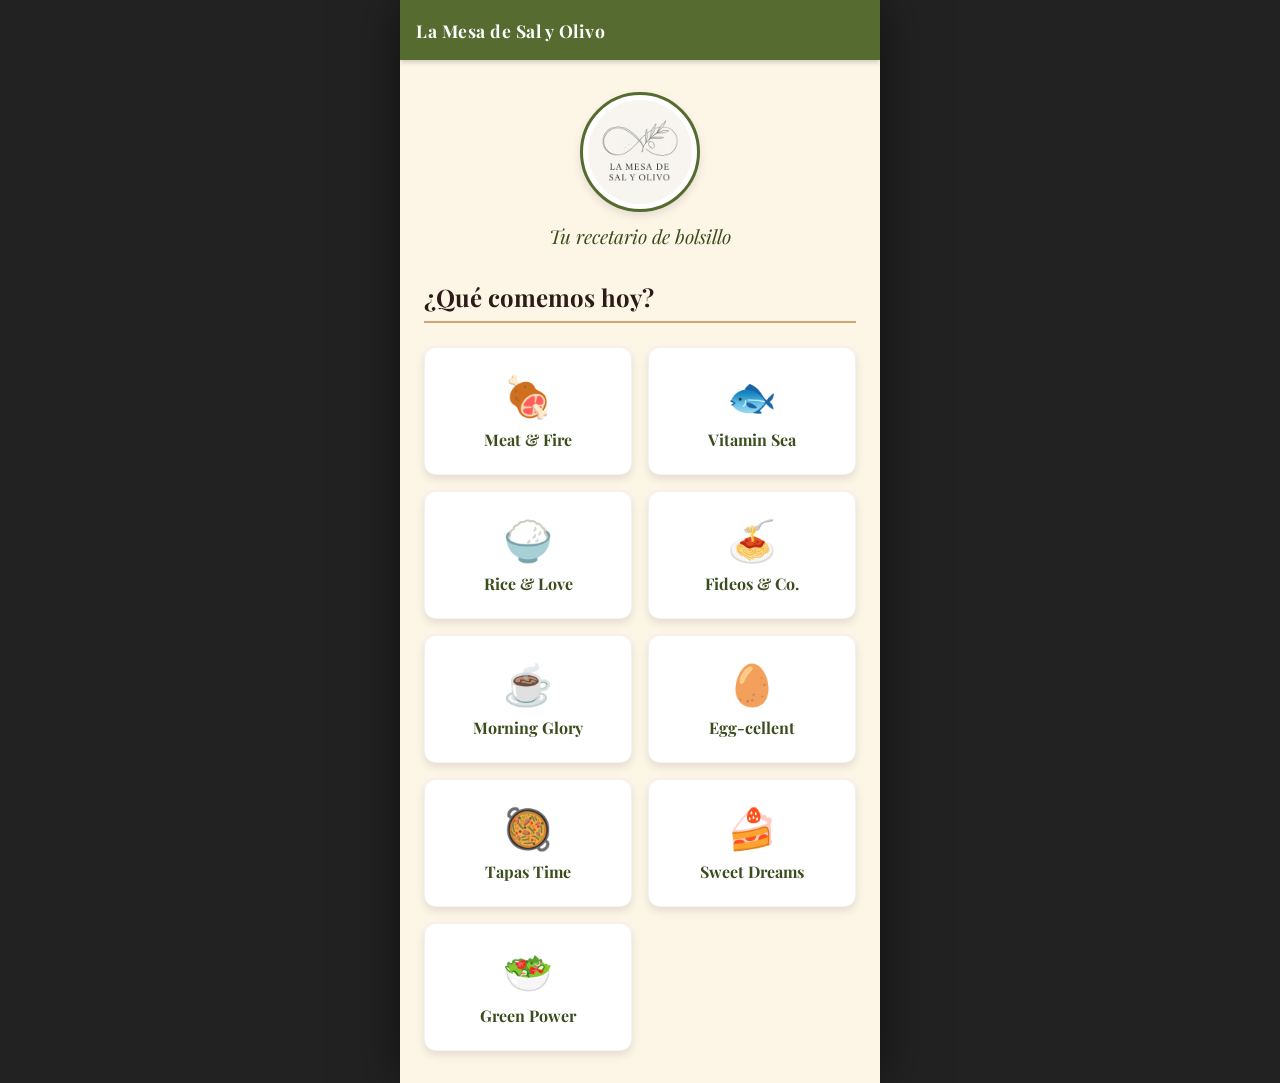
<file: recetas_app.html>
<!DOCTYPE html>
<html lang="es">

<head>
    <meta charset="UTF-8">
    <meta name="viewport" content="width=device-width, initial-scale=1.0, maximum-scale=1.0, user-scalable=no">
    <title>La Mesa de Sal y Olivo | App</title>

    <!-- Fonts -->
    <link rel="preconnect" href="https://fonts.googleapis.com">
    <link rel="preconnect" href="https://fonts.gstatic.com" crossorigin>
    <link
        href="https://fonts.googleapis.com/css2?family=Playfair+Display:ital,wght@0,400;0,700;1,400&family=Lato:wght@300;400;700&display=swap"
        rel="stylesheet">

    <!-- App Styles -->
    <link rel="stylesheet" href="css/app_style.css">

    <!-- PWA Manifest (Optional for future) -->
    <meta name="theme-color" content="#556b2f">
</head>

<body>

    <div id="app-container">

        <!-- HEADER -->
        <header id="app-header">
            <button id="btn-back" class="icon-btn hidden">❮</button>
            <div class="header-title">La Mesa de Sal y Olivo</div>
            <button id="btn-home" class="icon-btn hidden">🏠</button>
        </header>

        <!-- MAIN CONTENT AREA -->
        <main id="main-content">
            <!-- Dynamic Views will be injected here -->
        </main>

    </div>

    <!-- TEMPLATES (Hidden) -->

    <!-- 1. HOME VIEW TEMPLATE -->
    <template id="tpl-home">
        <div class="view-home animate-fade-in">
            <div class="logo-hero">
                <img src="assets/images/la mesa de sal y oliva.png" alt="Logo" class="app-logo">
                <p class="app-subtitle">Tu recetario de bolsillo</p>
            </div>

            <h2 class="section-title">¿Qué comemos hoy?</h2>

            <div class="categories-grid">
                <!-- Categories injected here -->
            </div>
        </div>
    </template>

    <!-- 2. CATEGORY LIST VIEW TEMPLATE -->
    <template id="tpl-list">
        <div class="view-list animate-slide-in">
            <h2 id="list-title" class="list-header-title">Categoría</h2>
            <div class="recipe-list" id="recipe-list-container">
                <!-- Recipes list items injected here -->
            </div>
        </div>
    </template>

    <!-- 3. RECIPE DETAIL VIEW TEMPLATE -->
    <template id="tpl-recipe">
        <div class="view-recipe animate-slide-in">
            <div class="recipe-hero-image">
                <img id="r-image" src="" alt="">
                <div class="recipe-overlay-title">
                    <h1 id="r-title">Título Receta</h1>
                </div>
            </div>

            <div class="recipe-meta-bar">
                <span id="r-time">⏱ 0 min</span>
                <span id="r-servings">👥 0 pax</span>
                <span id="r-difficulty">🔥 Fácil</span>
            </div>

            <div class="recipe-content-scroll">
                <div class="recipe-section">
                    <h3>Ingredientes</h3>
                    <ul id="r-ingredients" class="ingredients-list">
                        <!-- Li items -->
                    </ul>
                </div>

                <div class="recipe-section">
                    <h3>Elaboración</h3>
                    <div id="r-steps" class="steps-container">
                        <!-- Step items -->
                    </div>
                </div>

                <div class="recipe-footer-note">
                    <p>¡Buen provecho!</p>
                </div>
            </div>
        </div>
    </template>

    <!-- Scripts -->
    <!-- Load shared data -->
    <script src="js/data.js"></script>
    <!-- App Logic -->
    <script src="js/app_logic.js"></script>

</body>

</html>
</file>
<file: css/app_style.css>
:root {
    --primary: #556b2f;
    /* Olive Green */
    --primary-light: #8f9e79;
    --primary-dark: #3b4d1d;
    --accent: #d4a373;
    /* Warm Bread/Wood */
    --bg-paper: #fdf5e6;
    /* Old Paper */
    --text-main: #2c1b18;
    /* Dark Brown/Black */
    --text-light: #5d4037;
    --white: #ffffff;
    --shadow: 0 4px 10px rgba(0, 0, 0, 0.1);

    --font-title: 'Playfair Display', serif;
    --font-body: 'Lato', sans-serif;
}

* {
    box-sizing: border-box;
    -webkit-tap-highlight-color: transparent;
}

body {
    margin: 0;
    padding: 0;
    font-family: var(--font-body);
    background-color: #222;
    /* Outside app container */
    color: var(--text-main);
    display: flex;
    justify-content: center;
    min-height: 100vh;
}

/* APP CONTAINER (Mobile Simulation on Desktop) */
#app-container {
    width: 100%;
    max-width: 480px;
    /* Mobile width limit */
    background-color: var(--bg-paper);
    min-height: 100vh;
    position: relative;
    display: flex;
    flex-direction: column;
    box-shadow: 0 0 50px rgba(0, 0, 0, 0.5);
    overflow: hidden;
    /* For animations */
}

/* HEADER */
#app-header {
    height: 60px;
    background-color: var(--primary);
    color: var(--white);
    display: flex;
    align-items: center;
    justify-content: space-between;
    padding: 0 1rem;
    position: sticky;
    top: 0;
    z-index: 100;
    box-shadow: 0 2px 5px rgba(0, 0, 0, 0.2);
}

.header-title {
    font-family: var(--font-title);
    font-size: 1.1rem;
    font-weight: 700;
    white-space: nowrap;
    overflow: hidden;
    text-overflow: ellipsis;
    letter-spacing: 0.5px;
}

.icon-btn {
    background: transparent;
    border: none;
    color: var(--white);
    font-size: 1.5rem;
    cursor: pointer;
    width: 40px;
    height: 40px;
    display: flex;
    justify-content: center;
    align-items: center;
    border-radius: 50%;
    transition: background 0.2s;
}

.icon-btn:active {
    background: rgba(255, 255, 255, 0.2);
}

.hidden {
    visibility: hidden;
    /* Use visibility to keep layout space if needed, or display:none */
    display: none !important;
}

/* MAIN SCROLL AREA */
#main-content {
    flex: 1;
    overflow-y: auto;
    overflow-x: hidden;
    position: relative;
}

/* --- HOME VIEW --- */
.view-home {
    padding: 2rem 1.5rem;
    text-align: center;
}

.logo-hero {
    margin-bottom: 2rem;
}

.app-logo {
    width: 120px;
    height: auto;
    border-radius: 50%;
    border: 3px solid var(--primary);
    padding: 5px;
    background: white;
    box-shadow: var(--shadow);
}

.app-subtitle {
    font-family: var(--font-title);
    font-size: 1.2rem;
    color: var(--primary-dark);
    margin-top: 0.5rem;
    font-style: italic;
}

.section-title {
    font-family: var(--font-title);
    text-align: left;
    margin-bottom: 1.5rem;
    padding-bottom: 0.5rem;
    border-bottom: 2px solid var(--accent);
    color: var(--text-main);
}

.categories-grid {
    display: grid;
    grid-template-columns: 1fr 1fr;
    gap: 1rem;
}

.cat-card {
    background: var(--white);
    border-radius: 12px;
    padding: 1.5rem 1rem;
    box-shadow: var(--shadow);
    cursor: pointer;
    transition: transform 0.2s, box-shadow 0.2s;
    border: 1px solid rgba(0, 0, 0, 0.05);
}

.cat-card:active {
    transform: scale(0.96);
}

.cat-icon {
    font-size: 2.5rem;
    margin-bottom: 0.5rem;
    display: block;
}

.cat-name {
    font-family: var(--font-title);
    font-weight: 700;
    color: var(--primary-dark);
    font-size: 1rem;
}

/* --- LIST VIEW --- */
.view-list {
    padding: 1rem;
}

.list-header-title {
    font-family: var(--font-title);
    color: var(--primary-dark);
    margin-bottom: 1rem;
    font-size: 1.8rem;
    border-bottom: 1px solid #ddd;
    padding-bottom: 0.5rem;
}

.recipe-list-item {
    display: flex;
    align-items: center;
    background: var(--white);
    border-radius: 10px;
    margin-bottom: 1rem;
    padding: 10px;
    box-shadow: var(--shadow);
    cursor: pointer;
    transition: transform 0.2s;
}

.recipe-list-item:active {
    transform: translateX(5px);
}

.list-thumb {
    width: 80px;
    height: 80px;
    border-radius: 8px;
    object-fit: cover;
    margin-right: 1rem;
    background: #eee;
}

.list-info h3 {
    margin: 0 0 0.3rem 0;
    font-size: 1.1rem;
    font-family: var(--font-title);
    color: var(--text-main);
}

.list-meta {
    font-size: 0.85rem;
    color: var(--text-light);
    display: flex;
    gap: 10px;
}

/* --- RECIPE DETAIL VIEW --- */
.view-recipe {
    background: var(--white);
    min-height: 100%;
}

.recipe-hero-image {
    width: 100%;
    height: 300px;
    position: relative;
    overflow: hidden;
}

.recipe-hero-image img {
    width: 100%;
    height: 100%;
    object-fit: cover;
}

.recipe-overlay-title {
    position: absolute;
    bottom: 0;
    left: 0;
    width: 100%;
    background: linear-gradient(to top, rgba(0, 0, 0, 0.8), transparent);
    padding: 4rem 1.5rem 1.5rem;
    color: var(--white);
}

.recipe-overlay-title h1 {
    margin: 0;
    font-family: var(--font-title);
    font-size: 1.8rem;
    text-shadow: 0 2px 4px rgba(0, 0, 0, 0.5);
    line-height: 1.2;
}

.recipe-meta-bar {
    display: flex;
    justify-content: space-around;
    padding: 1rem;
    background: var(--bg-paper);
    border-bottom: 1px solid #eee;
    font-weight: 700;
    color: var(--primary-dark);
    font-size: 0.9rem;
}

.recipe-content-scroll {
    padding: 1.5rem;
}

.recipe-section {
    margin-bottom: 2rem;
}

.recipe-section h3 {
    font-family: var(--font-title);
    color: var(--primary);
    border-bottom: 2px solid var(--accent);
    display: inline-block;
    padding-bottom: 5px;
    margin-bottom: 1rem;
}

.ingredients-list {
    list-style: none;
    padding: 0;
    margin: 0;
}

.ingredients-list li {
    padding: 0.5rem 0;
    border-bottom: 1px dashed #eee;
    display: flex;
    justify-content: space-between;
}

.ingredients-list li b {
    color: var(--text-main);
}

.steps-container {
    display: flex;
    flex-direction: column;
    gap: 1.5rem;
}

.step-item {
    display: flex;
    gap: 1rem;
}

.step-num {
    background: var(--primary);
    color: var(--white);
    width: 30px;
    height: 30px;
    min-width: 30px;
    border-radius: 50%;
    display: flex;
    justify-content: center;
    align-items: center;
    font-weight: 700;
    font-size: 0.9rem;
    margin-top: 2px;
}

.step-text h4 {
    margin: 0 0 0.3rem 0;
    color: var(--primary-dark);
}

.step-text p {
    margin: 0;
    line-height: 1.5;
    color: #444;
}

.recipe-footer-note {
    text-align: center;
    padding: 2rem 0;
    font-family: var(--font-title);
    font-style: italic;
    color: var(--primary-light);
    font-size: 1.5rem;
}


/* ANIMATIONS */
.animate-fade-in {
    animation: fadeIn 0.4s ease-out;
}

.animate-slide-in {
    animation: slideIn 0.3s ease-out;
}

@keyframes fadeIn {
    from {
        opacity: 0;
    }

    to {
        opacity: 1;
    }
}

@keyframes slideIn {
    from {
        opacity: 0;
        transform: translateY(20px);
    }

    to {
        opacity: 1;
        transform: translateY(0);
    }
}
</file>
